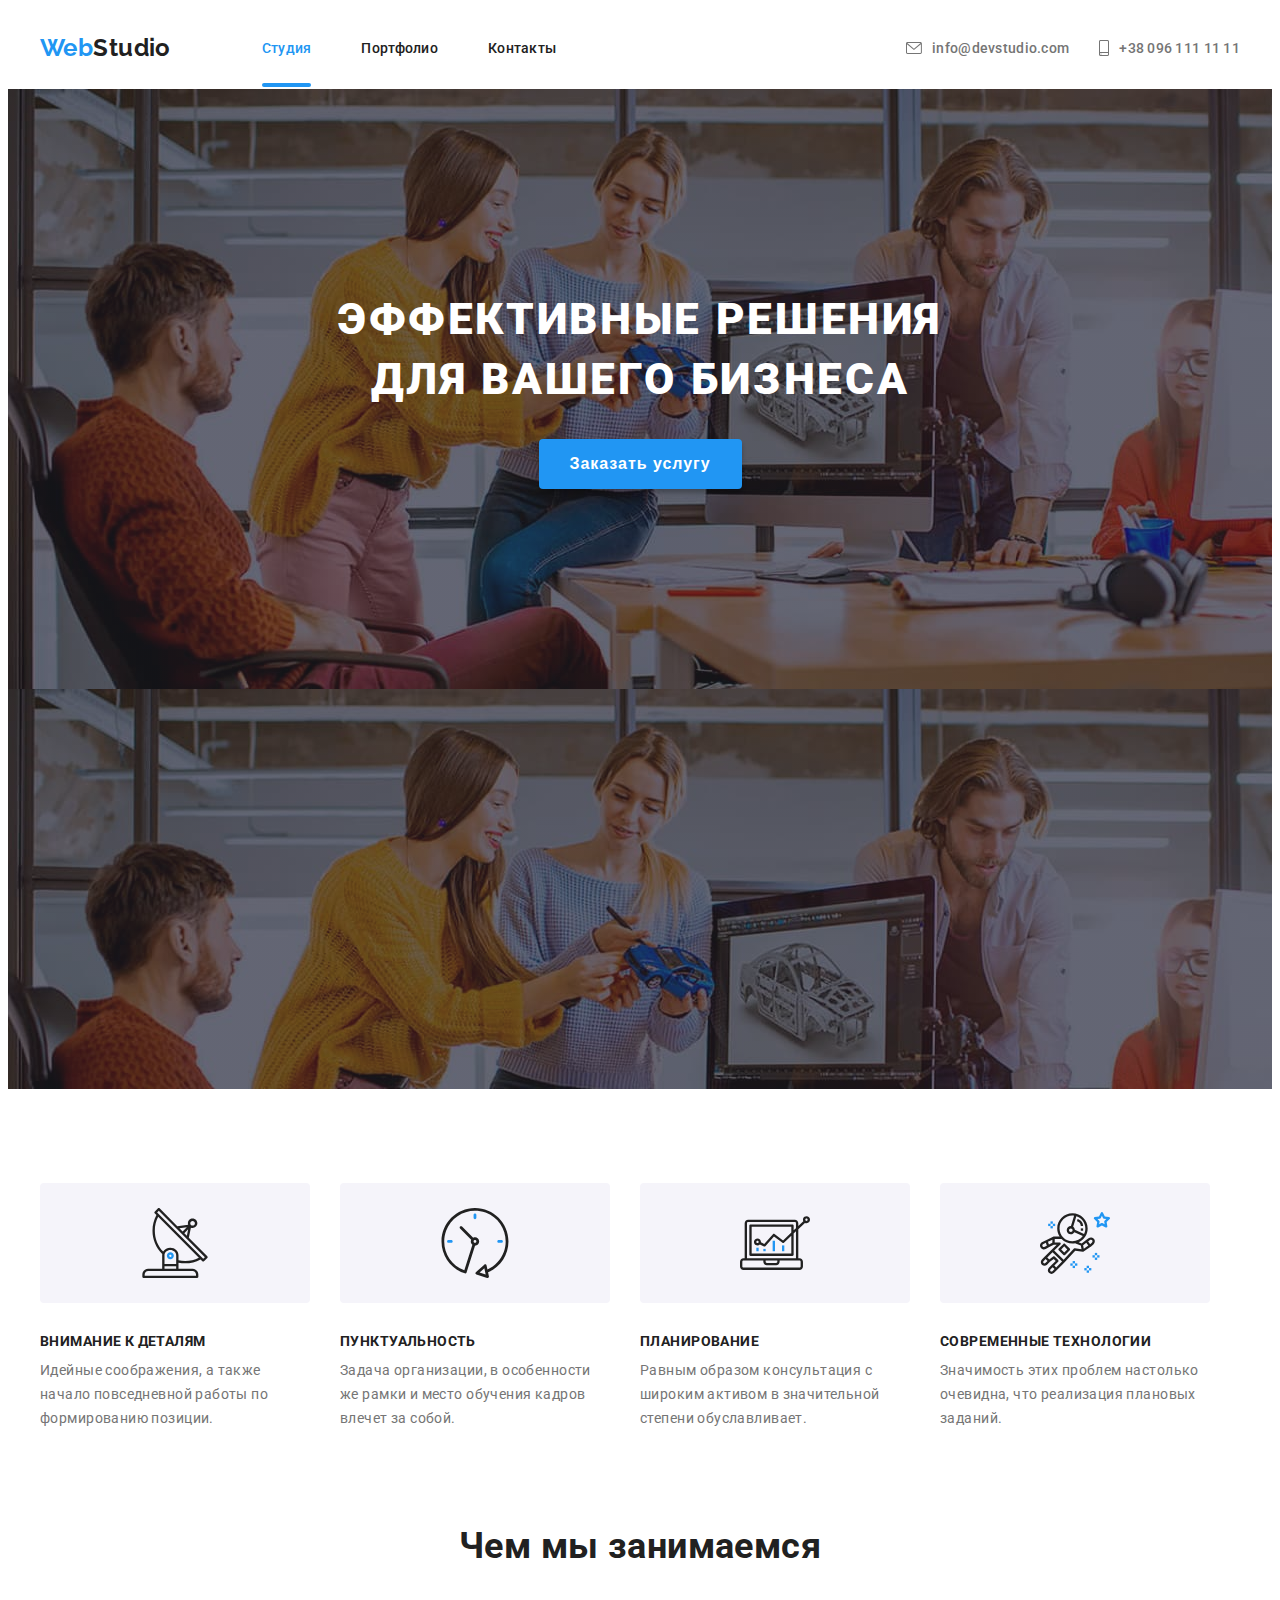
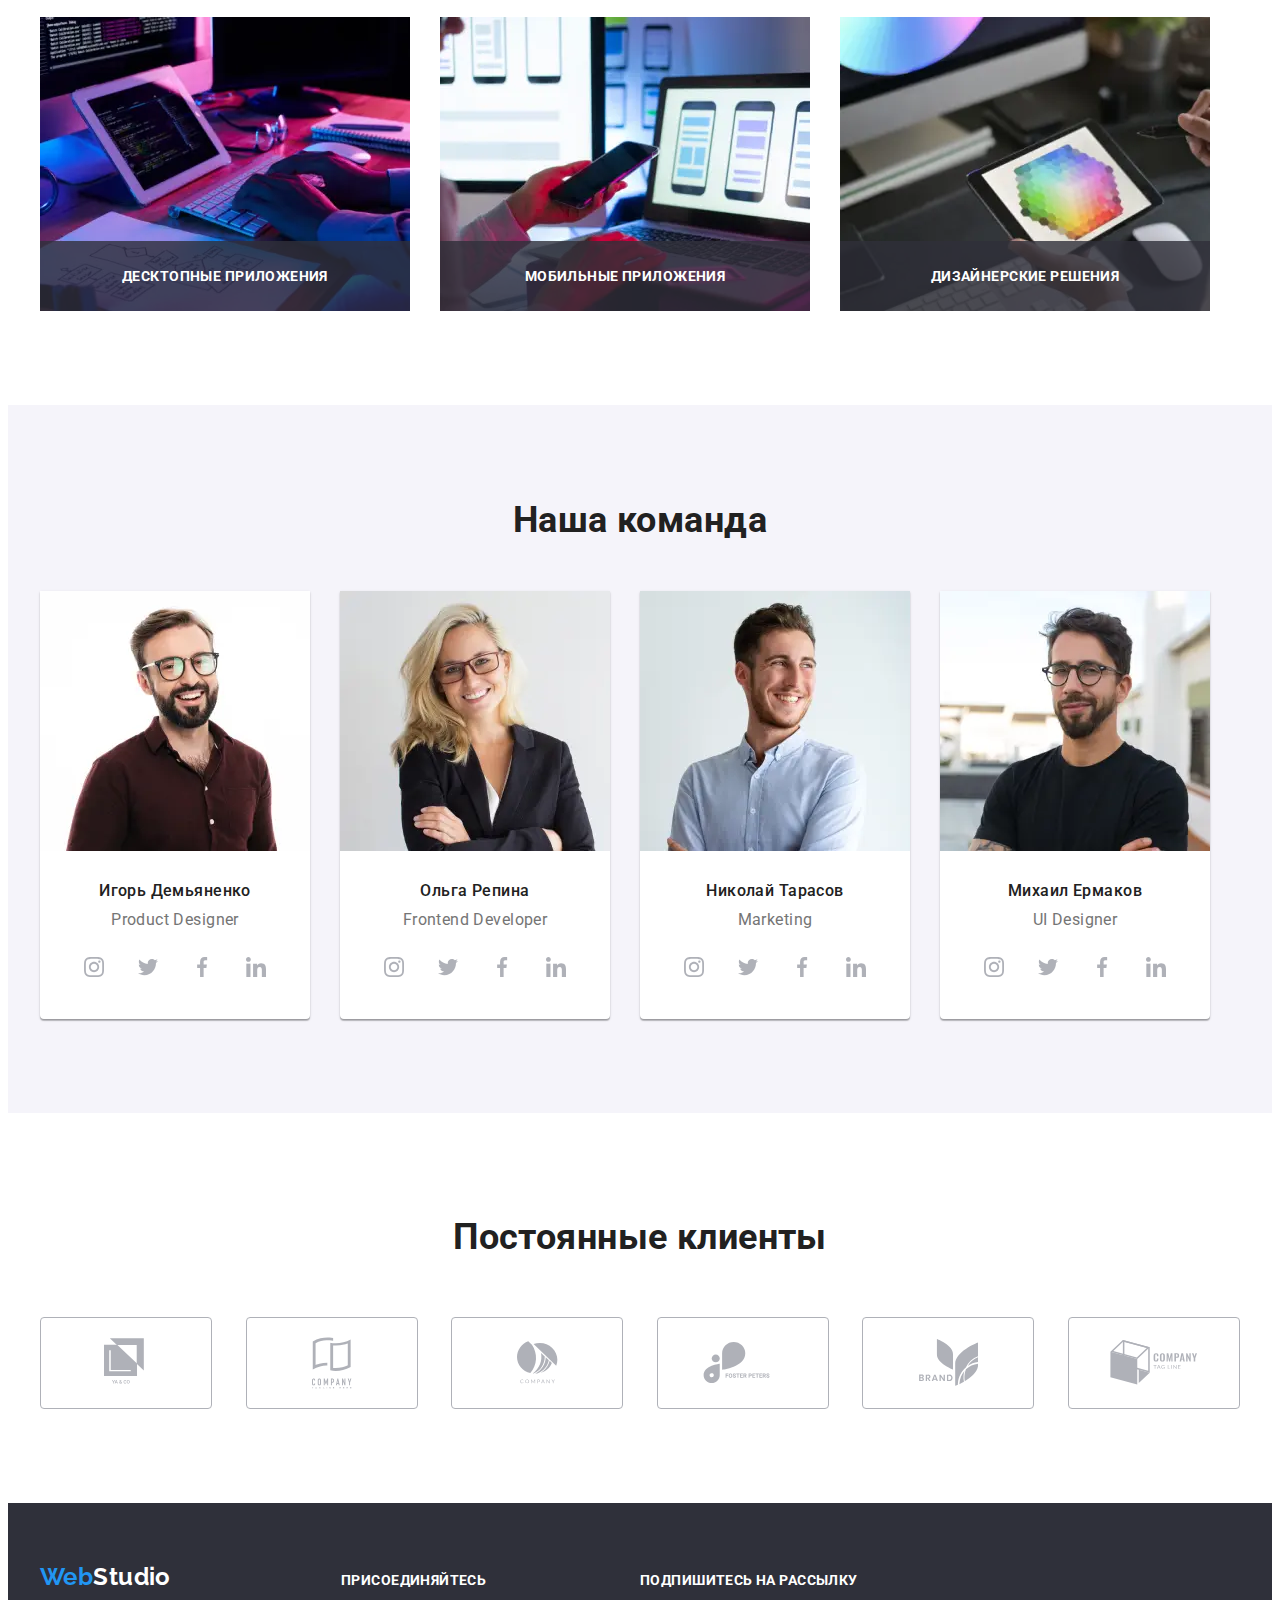
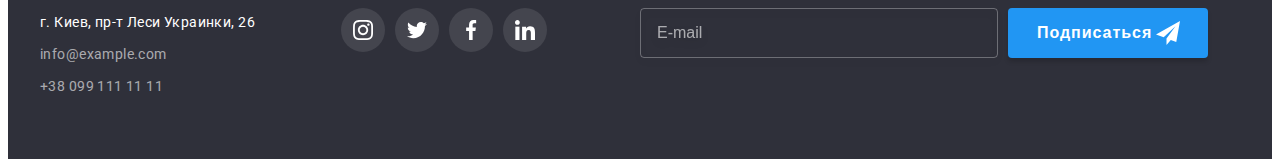
<file: index.html>
<!DOCTYPE html>
<html lang="ru">
<head>
    <meta charset="UTF-8">
    <meta name="viewport" content="width=device-width, initial-scale=1.0">
    <title>Студия</title>
    <link rel="stylesheet" href="https://cdnjs.cloudflare.com/ajax/libs/modern-normalize/1.0.0/modern-normalize.css"
        integrity="sha512-Zx6MlUMKSVJoQ+83OwhdILe8cSEsCzfqThJd7J/VA2UrK6Ctj85p+xzqfyuNXE5B1k25uUdmJ2OzItbBy9GHAQ=="
        crossorigin="anonymous" />
    <link rel="preconnect" href="https://fonts.gstatic.com">
    <link href="https://fonts.googleapis.com/css2?family=Raleway:wght@700&family=Roboto:wght@400;500;700;900&display=swap"
            rel="stylesheet">
    <link rel="stylesheet" href="./css/main.min.css">
</head>
<body>
    <header class="page-header">
        <div class="container">
            <nav>
                <a class="logo" lang="en" href="./index.html"><span class="logo-accent">Web</span>Studio</a>
                <ul class="nav-list">
                    <li class="nav-list-item">
                        <a class="nav-link current" href="./index.html">Студия</a>
                    </li>
                    <li class="nav-list-item">
                        <a class="nav-link" href="./portfolio.html">Портфолио</a>
                    </li>
                    <li class="nav-list-item">
                        <a class="nav-link" href="#">Контакты</a>
                    </li>
                </ul>
            </nav>
            <button class="burger-btn" type="button" data-menu-button>
                <svg class="burger-icon">
                    <use href="./images/sprite.svg#icon-burger"></use>
                </svg>
            </button>
            <address>
                <ul class="address-list">
                    <li class="address-list-item">
                        <a class="nav-link address-link" href="mailto:info@devstudio.com">
                            <svg class="address-link-logo mail">
                                <use href="./images/sprite.svg#icon-envelope"></use>
                            </svg>
                            info@devstudio.com
                        </a>
                    </li>
                    <li class="address-list-item">
                        <a class="nav-link address-link" href="tel:+380961111111">
                            <svg class="address-link-logo phone">
                                <use href="./images/sprite.svg#icon-smartphone"></use>
                            </svg>
                            +38 096 111 11 11
                        </a>
                    </li>
                </ul>
            </address>
            <div class="mobile-menu" data-menu>
                <button class="mobile-close-button" type="button" data-menu-close>
                    <svg class="mobile-close-icon">
                        <use href="./images/sprite.svg#icon-close"></use>
                    </svg>
                </button>
                <div class="mobile-menu-top">
                    <ul class="mobile-nav-list">
                        <li class="mobile-nav-list-item">
                            <a class="mobile-nav-link current" href="./index.html">Студия</a>
                        </li>
                        <li class="mobile-nav-list-item">
                            <a class="mobile-nav-link" href="./portfolio.html">Портфолио</a>
                        </li>
                        <li class="mobile-nav-list-item">
                            <a class="mobile-nav-link" href="#">Контакты</a>
                        </li>
                    </ul>
                </div>
                <div class="mobile-menu-bottom">
                    <ul class="mobile-address-list">
                        <li class="mobile-address-list-item">
                            <a class="mobile-tel-link" href="tel:+380961111111">+38 096 111 11 11</a>
                        </li>
                        <li class="mobile-address-list-item">
                            <a class="mobile-mail-link" href="mailto:info@devstudio.com">info@devstudio.com</a>
                        </li>
                    </ul>
                    <ul class="mobile-menu-social-list">
                        <li class="mobile-menu-social-list-item">
                            <a href="" class="mobile-menu-social-link">Instagram</a>
                        </li>
                        <li class="mobile-menu-social-list-item">
                            <a href="" class="mobile-menu-social-link">Twitter</a>
                        </li>
                        <li class="mobile-menu-social-list-item">
                            <a href="" class="mobile-menu-social-link">Facebook</a>
                        </li>
                        <li class="mobile-menu-social-list-item">
                            <a href="" class="mobile-menu-social-link">LinkedIn</a>
                        </li>
                    </ul>
                </div>
            </div>
        </div>
    </header>
    <main>
    <!-- Hero -->
    <section class="hero">
        <h1 class="main-title">Эффективные решения<br>для вашего бизнеса</h1>
        <button class="hero-button" type="button" data-modal-open>Заказать услугу</button>
    </section>  
    <!-- About us -->
    <section class="about-us">
        <!-- Our advantages -->
        <div class="container">
            <h2 class="visually-hidden">Наши преимущества</h2>
            <ul class="advantages-list">
                <li class="advantages-list-item">
                    <div class="advantages-logo-container">
                        <svg class="advantages-list-img">
                            <use href="./images/sprite.svg#icon-antenna"></use>
                        </svg>    
                    </div>
                    <h3 class="advantages-title">Внимание к деталям</h3>
                    <p class="advantages-text">Идейные соображения, а также начало повседневной работы по формированию позиции.</p>
                </li>
                <li class="advantages-list-item">
                    <div class="advantages-logo-container">
                        <svg class="advantages-list-img">
                            <use href="./images/sprite.svg#icon-clock"></use>
                        </svg>    
                    </div>                    
                    <h3 class="advantages-title">Пунктуальность</h3>
                    <p class="advantages-text">Задача организации, в особенности же рамки и место обучения кадров влечет за собой.
                    </p>
                </li>
                <li class="advantages-list-item">
                    <div class="advantages-logo-container">
                        <svg class="advantages-list-img">
                            <use href="./images/sprite.svg#icon-diagram"></use>
                        </svg>    
                    </div>                    
                    <h3 class="advantages-title">Планирование</h3>
                    <p class="advantages-text">Равным образом консультация с широким активом в значительной степени обуславливает.
                    </p>
                </li>
                <li class="advantages-list-item">
                    <div class="advantages-logo-container">
                        <svg class="advantages-list-img">
                            <use href="./images/sprite.svg#icon-astronaut"></use>
                        </svg>    
                    </div>                    
                    <h3 class="advantages-title">Современные технологии</h3>
                    <p class="advantages-text">Значимость этих проблем настолько очевидна, что реализация плановых заданий.</p>
                </li>
            </ul>
        </div>
    </section>
    <!-- What we do -->
    <section class="about-us what-we-do">
        <div class="container">
            <h2 class="work-title">Чем мы занимаемся</h2>
            <ul class="work-list list">
                <li class="work-list-item">
                    <div class="work-img-thumb">
                        <picture>
                            <source srcset="./images/what-we-do/image1.webp 1x, ./images/what-we-do/image1@2x.webp 2x"
                                media="(min-width: 1200px)" type="image/webp">
                            <source srcset="./images/what-we-do/image1.jpg 1x, ./images/what-we-do/image1@2x.jpg 2x"
                                media="(min-width: 1200px)">
                            <img src="./images/what-we-do/image1.jpg" alt="разработчик набирает код">
                        </picture>                        
                        <p class="work-img-text">Десктопные приложения</p>
                    </div>
                </li>
                <li class="work-list-item">
                    <div class="work-img-thumb">
                        <picture>
                            <source srcset="./images/what-we-do/image2.webp 1x, ./images/what-we-do/image2@2x.webp 2x"
                                media="(min-width: 1200px)" type="image/webp">
                            <source srcset="./images/what-we-do/image2.jpg 1x, ./images/what-we-do/image2@2x.jpg 2x"
                                media="(min-width: 1200px)">
                            <img src="./images/what-we-do/image2.jpg" alt="разработчик проверяет мобильную версию сайта">
                        </picture>                        
                        <p class="work-img-text">Мобильные приложения</p>
                    </div>
                </li>
                <li class="work-list-item">
                    <div class="work-img-thumb">
                        <picture>
                            <source srcset="./images/what-we-do/image3.webp 1x, ./images/what-we-do/image3@2x.webp 2x"
                                media="(min-width: 1200px)" type="image/webp">
                            <source srcset="./images/what-we-do/image3.jpg 1x, ./images/what-we-do/image3@2x.jpg 2x"
                                media="(min-width: 1200px)">
                            <img src="./images/what-we-do/image3.jpg" alt="дизайнер работает с цветом">
                        </picture>                        
                        <p class="work-img-text">Дизайнерские решения</p>
                    </div>
                </li>
            </ul>
        </div>
    </section>
    <!-- Our team -->
    <section class="team">
        <div class="container">
            <h2 class="team-title">Наша команда</h2>
            <ul class="team-list">
                <li class="team-list-item">
                    <picture>
                        <source srcset="./images/our-team/ihor-desktop.webp 1x, ./images/our-team/ihor-desktop@2x.webp 2x"
                            media="(min-width: 1200px)" type="image/webp">
                        <source srcset="./images/our-team/ihor-desktop.jpg 1x, ./images/our-team/ihor-desktop@2x.jpg 2x"
                            media="(min-width: 1200px)">

                        <source srcset="./images/our-team/ihor-tablet.webp 1x, ./images/our-team/ihor-tablet@2x.webp 2x"
                            media="(min-width: 768px)" type="image/webp">
                        <source srcset="./images/our-team/ihor-tablet.jpg 1x, ./images/our-team/ihor-tablet@2x.jpg 2x"
                            media="(min-width: 768px)">

                        <source srcset="./images/our-team/ihor-mobile.webp 1x, ./images/our-team/ihor-mobile@2x.webp 2x"
                            media="(min-width: 320px)" type="image/webp">
                        <source srcset="./images/our-team/ihor-mobile.jpg 1x, ./images/our-team/ihor-mobile@2x.jpg 2x"
                            media="(min-width: 320px)">
                        <img src="./images/our-team/ihor-mobile.jpg" alt="Игорь Демьяненко">
                    </picture>
                    
                    <div class="card-description">
                        <h3 class="employee-name">Игорь Демьяненко</h3>
                        <p class="employee-position" lang="en">Product Designer</p>
                        <ul class="social-list">
                            <li class="social-list-item">
                                <a href="#" class="social-list-link">
                                    <svg class="social-list-icon">
                                        <use href="./images/sprite.svg#icon-instagram"></use>
                                    </svg>
                                </a>
                            </li>
                            <li class="social-list-item">
                                <a href="#" class="social-list-link">
                                    <svg class="social-list-icon">
                                        <use href="./images/sprite.svg#icon-twitter"></use>
                                    </svg>
                                </a>
                            </li>
                            <li class="social-list-item">
                                <a href="#" class="social-list-link">
                                    <svg class="social-list-icon">
                                        <use href="./images/sprite.svg#icon-facebook"></use>
                                    </svg>
                                </a>
                            </li>
                            <li class="social-list-item">
                                <a href="#" class="social-list-link">
                                    <svg class="social-list-icon">
                                        <use href="./images/sprite.svg#icon-linkedin"></use>
                                    </svg>
                                </a>
                            </li>
                        </ul>
                    </div>
                </li>
                <li class="team-list-item">
                    <picture>
                        <source srcset="./images/our-team/olga-desktop.webp 1x, ./images/our-team/olga-desktop@2x.webp 2x"
                            media="(min-width: 1200px)" type="image/webp">
                        <source srcset="./images/our-team/olga-desktop.jpg 1x, ./images/our-team/olga-desktop@2x.jpg 2x"
                            media="(min-width: 1200px)">
                        
                        <source srcset="./images/our-team/olga-tablet.webp 1x, ./images/our-team/olga-tablet@2x.webp 2x"
                            media="(min-width: 768px)" type="image/webp">
                        <source srcset="./images/our-team/olga-tablet.jpg 1x, ./images/our-team/olga-tablet@2x.jpg 2x"
                            media="(min-width: 768px)">
                        
                        <source srcset="./images/our-team/olga-mobile.webp 1x, ./images/our-team/olga-mobile@2x.webp 2x"
                            media="(min-width: 320px)" type="image/webp">
                        <source srcset="./images/our-team/olga-mobile.jpg 1x, ./images/our-team/olga-mobile@2x.jpg 2x"
                            media="(min-width: 320px)">
                        <img src="./images/our-team/olga-mobile.jpg" alt="Ольга Репина">
                    </picture>
                    
                    <div class="card-description">
                    <h3 class="employee-name">Ольга Репина</h3>
                    <p class="employee-position" lang="en">Frontend Developer</p>
                    <ul class="social-list">
                        <li class="social-list-item">
                            <a href="#" class="social-list-link">
                                <svg class="social-list-icon">
                                    <use href="./images/sprite.svg#icon-instagram"></use>
                                </svg>
                            </a>
                        </li>
                        <li class="social-list-item">
                            <a href="#" class="social-list-link">
                                <svg class="social-list-icon">
                                    <use href="./images/sprite.svg#icon-twitter"></use>
                                </svg>
                            </a>
                        </li>
                        <li class="social-list-item">
                            <a href="#" class="social-list-link">
                                <svg class="social-list-icon">
                                    <use href="./images/sprite.svg#icon-facebook"></use>
                                </svg>
                            </a>
                        </li>
                        <li class="social-list-item">
                            <a href="#" class="social-list-link">
                                <svg class="social-list-icon">
                                    <use href="./images/sprite.svg#icon-linkedin"></use>
                                </svg>
                            </a>
                        </li>
                    </ul>
                    </div>
                </li>
                <li class="team-list-item">
                    <picture>
                        <source srcset="./images/our-team/nikolai-desktop.webp 1x, ./images/our-team/nikolai-desktop@2x.webp 2x"
                        media="(min-width: 1200px)" type="image/webp">
                        <source srcset="./images/our-team/nikolai-desktop.jpg 1x, ./images/our-team/nikolai-desktop@2x.jpg 2x"
                            media="(min-width: 1200px)">
                        
                        <source srcset="./images/our-team/nikolai-tablet.webp 1x, ./images/our-team/nikolai-tablet@2x.webp 2x"
                            media="(min-width: 768px)" type="image/webp">
                        <source srcset="./images/our-team/nikolai-tablet.jpg 1x, ./images/our-team/nikolai-tablet@2x.jpg 2x"
                            media="(min-width: 768px)">
                        
                        <source srcset="./images/our-team/nikolai-mobile.webp 1x, ./images/our-team/nikolai-mobile@2x.webp 2x"
                            media="(min-width: 320px)" type="image/webp">
                        <source srcset="./images/our-team/nikolai-mobile.jpg 1x, ./images/our-team/nikolai-mobile@2x.jpg 2x"
                            media="(min-width: 320px)">
                        <img src="./images/our-team/nikolai-mobile.jpg" alt="Николай Тарасов">
                    </picture>
                    
                    <div class="card-description">
                       <h3 class="employee-name">Николай Тарасов</h3>
                    <p class="employee-position" lang="en">Marketing</p>
                    <ul class="social-list">
                        <li class="social-list-item">
                            <a href="#" class="social-list-link">
                                <svg class="social-list-icon">
                                    <use href="./images/sprite.svg#icon-instagram"></use>
                                </svg>
                            </a>
                        </li>
                        <li class="social-list-item">
                            <a href="#" class="social-list-link">
                                <svg class="social-list-icon">
                                    <use href="./images/sprite.svg#icon-twitter"></use>
                                </svg>
                            </a>
                        </li>
                        <li class="social-list-item">
                            <a href="#" class="social-list-link">
                                <svg class="social-list-icon">
                                    <use href="./images/sprite.svg#icon-facebook"></use>
                                </svg>
                            </a>
                        </li>
                        <li class="social-list-item">
                            <a href="#" class="social-list-link">
                                <svg class="social-list-icon">
                                    <use href="./images/sprite.svg#icon-linkedin"></use>
                                </svg>
                            </a>
                        </li>
                    </ul>
                    </div>
                </li>
                <li class="team-list-item">
                    <picture>
                        <source srcset="./images/our-team/mikhail-desktop.webp 1x, ./images/our-team/mikhail-desktop@2x.webp 2x"
                            media="(min-width: 1200px)" type="image/webp">
                        <source srcset="./images/our-team/mikhail-desktop.jpg 1x, ./images/our-team/mikhail-desktop@2x.jpg 2x"
                            media="(min-width: 1200px)">
                        
                        <source srcset="./images/our-team/mikhail-tablet.webp 1x, ./images/our-team/mikhail-tablet@2x.webp 2x"
                            media="(min-width: 768px)" type="image/webp">
                        <source srcset="./images/our-team/mikhail-tablet.jpg 1x, ./images/our-team/mikhail-tablet@2x.jpg 2x"
                            media="(min-width: 768px)">
                        
                        <source srcset="./images/our-team/mikhail-mobile.webp 1x, ./images/our-team/mikhail-mobile@2x.webp 2x"
                            media="(min-width: 320px)" type="image/webp">
                        <source srcset="./images/our-team/mikhail-mobile.jpg 1x, ./images/our-team/mikhail-mobile@2x.jpg 2x"
                            media="(min-width: 320px)">
                        <img src="./images/our-team/mikhail-mobile.jpg" alt="Михаил Ермаков">
                    </picture>
                    <div class="card-description">
                    <h3 class="employee-name">Михаил Ермаков</h3>
                    <p class="employee-position" lang="en">UI Designer</p>
                    <ul class="social-list">
                        <li class="social-list-item">
                            <a href="#" class="social-list-link">
                                <svg class="social-list-icon">
                                    <use href="./images/sprite.svg#icon-instagram"></use>
                                </svg>
                            </a>
                        </li>
                        <li class="social-list-item">
                            <a href="#" class="social-list-link">
                                <svg class="social-list-icon">
                                    <use href="./images/sprite.svg#icon-twitter"></use>
                                </svg>
                            </a>
                        </li>
                        <li class="social-list-item">
                            <a href="#" class="social-list-link">
                                <svg class="social-list-icon">
                                    <use href="./images/sprite.svg#icon-facebook"></use>
                                </svg>
                            </a>
                        </li>
                        <li class="social-list-item">
                            <a href="#" class="social-list-link">
                                <svg class="social-list-icon">
                                    <use href="./images/sprite.svg#icon-linkedin"></use>
                                </svg>
                            </a>
                        </li>
                    </ul>
                    </div>
                </li>
            </ul>
        </div>
    </section>
    <!-- Clients -->
    <section class="clients">
        <div class="container">
            <h2 class="clients-title">Постоянные клиенты</h2>
            <ul class="clients-list">
                <li class="clients-list-item">
                    <a href="" class="clients-list-link">
                        <svg class="clients-list-logo">
                            <use href="./images/sprite.svg#icon-logo1"></use>
                        </svg>
                    </a>
                </li>
                <li class="clients-list-item">
                    <a href="" class="clients-list-link">
                        <svg class="clients-list-logo">
                            <use href="./images/sprite.svg#icon-logo2"></use>
                        </svg>
                    </a>
                </li>
                <li class="clients-list-item">
                    <a href="" class="clients-list-link">
                        <svg class="clients-list-logo">
                            <use href="./images/sprite.svg#icon-logo3"></use>
                        </svg>
                    </a>
                </li>
                <li class="clients-list-item">
                    <a href="" class="clients-list-link">
                        <svg class="clients-list-logo">
                            <use href="./images/sprite.svg#icon-logo4"></use>
                        </svg>
                    </a>
                </li>
                <li class="clients-list-item">
                    <a href="" class="clients-list-link">
                        <svg class="clients-list-logo">
                            <use href="./images/sprite.svg#icon-logo5"></use>
                        </svg>
                    </a>
                </li>
                <li class="clients-list-item">
                    <a href="" class="clients-list-link">
                        <svg class="clients-list-logo">
                            <use href="./images/sprite.svg#icon-logo6"></use>
                        </svg>
                    </a>
                </li>
            </ul>
        </div>
        
    </section>
    </main>
    <footer class="footer">
        <div class="container basement">
            <div class="footer-left-side">
                <a class="logo footer-logo" lang="en" href="./index.html"><span class="logo-accent">Web</span>Studio</a>
                <address>
                    <ul class="footer-list">
                        <li class="footer-list-item">
                            <a class="adress" target="_blank" href="https://goo.gl/maps/vDdAabAvZwRys1mK9">г. Киев, пр-т Леси Украинки,
                                26</a>
                        </li>
                        <li class="footer-list-item">
                            <a class="footer-link" href="mailto:info@example.com">info@example.com</a>
                        </li>
                        <li class="footer-list-item">
                            <a class="footer-link" href="tel:+380991111111">+38 099 111 11 11</a>
                        </li>
                    </ul>
                </address>
            </div>
            <div class="footer-center">
                <p class="footer-text">Присоединяйтесь</p>
                <ul class="social-list footer-center-list">
                    <li class="social-list-item footer-center-list-item">
                        <a href="" class="social-list-link footer-center-link">
                            <svg class="social-list-icon  footer-center-icon">
                                <use href="./images/sprite.svg#icon-instagram"></use>
                            </svg>
                        </a>
                    </li>
                    <li class="social-list-item footer-center-list-item">
                        <a href="" class="social-list-link footer-center-link">
                            <svg class="social-list-icon footer-center-icon">
                                <use href="./images/sprite.svg#icon-twitter"></use>
                            </svg>
                        </a>
                    </li>
                    <li class="social-list-item footer-center-list-item">
                        <a href="" class="social-list-link footer-center-link">
                            <svg class="social-list-icon footer-center-icon">
                                <use href="./images/sprite.svg#icon-facebook"></use>
                            </svg>
                        </a>
                    </li>
                    <li class="social-list-item footer-center-list-item">
                        <a href="" class="social-list-link footer-center-link">
                            <svg class="social-list-icon footer-center-icon">
                                <use href="./images/sprite.svg#icon-linkedin"></use>
                            </svg>
                        </a>
                    </li>
                </ul>
            </div>
            <div class="footer-right-side">
                <p class="footer-text">Подпишитесь на рассылку</p>
                <form class="footer-form">
                    <input type="email" name="user-email" class="footer-input" placeholder="E-mail">
                    <button type="submit" class="footer-button">Подписаться
                        <svg class="footer-button-icon">
                            <use href="./images/sprite.svg#icon-send"></use>
                        </svg>
                    </button>
                </form>
            </div>
        </div>
    </footer>

    <!-- modal -->
    <div class="backdrop is-hidden" data-modal>
        <div class="modal">
            <button type="button" class="modal-close-button" data-modal-close>
                <svg class="modal-close-icon">
                    <use href="./images/sprite.svg#icon-close"></use>
                </svg>
            </button>
            <p class="modal-form-text">Оставьте свои данные, мы вам перезвоним</p>
            <form class="modal-form">
                <label class="modal-form-label">Имя</label>
                <span class="modal-input-wrapper">
                    <input type="text" name="user-name" class="modal-form-input">
                    <svg class="modal-input-icon">
                        <use href="./images/sprite.svg#icon-person"></use>
                    </svg>
                </span>
                

                <label class="modal-form-label">Телефон</label>
                <span class="modal-input-wrapper">
                    <input type="tel" name="user-phone" class="modal-form-input">
                    <svg class="modal-input-icon">
                        <use href="./images/sprite.svg#icon-phone"></use>
                    </svg>
                </span>
                

                <label class="modal-form-label">Почта</label>
                <span class="modal-input-wrapper">
                    <input type="email" name="user-email" class="modal-form-input">
                    <svg class="modal-input-icon">
                        <use href="./images/sprite.svg#icon-envelope2"></use>
                    </svg>
                </span>
                
                
                <label class="modal-form-label">Комментарий</label>
                <textarea name="user-message" id="" class="modal-form-message" placeholder="Введите текст"></textarea>

                <input id="policy-check" type="checkbox" name="user-policy" class="modal-form-policy visually-hidden">
                <label for="policy-check" class="modal-form-policy-label">Соглашаюсь с рассылкой и принимаю&nbsp;<a href="#"
                           target="_blank" class="policy-link">Условия договора</a></label>
                
                

                <button type="submit" class="modal-form-button">Отправить</button>
            </form>
        </div>
    </div>
    

    <script src="./js/modal.js"></script>
    <script src="./js/mobile-menu.js"></script>
</body>
</html>
</file>
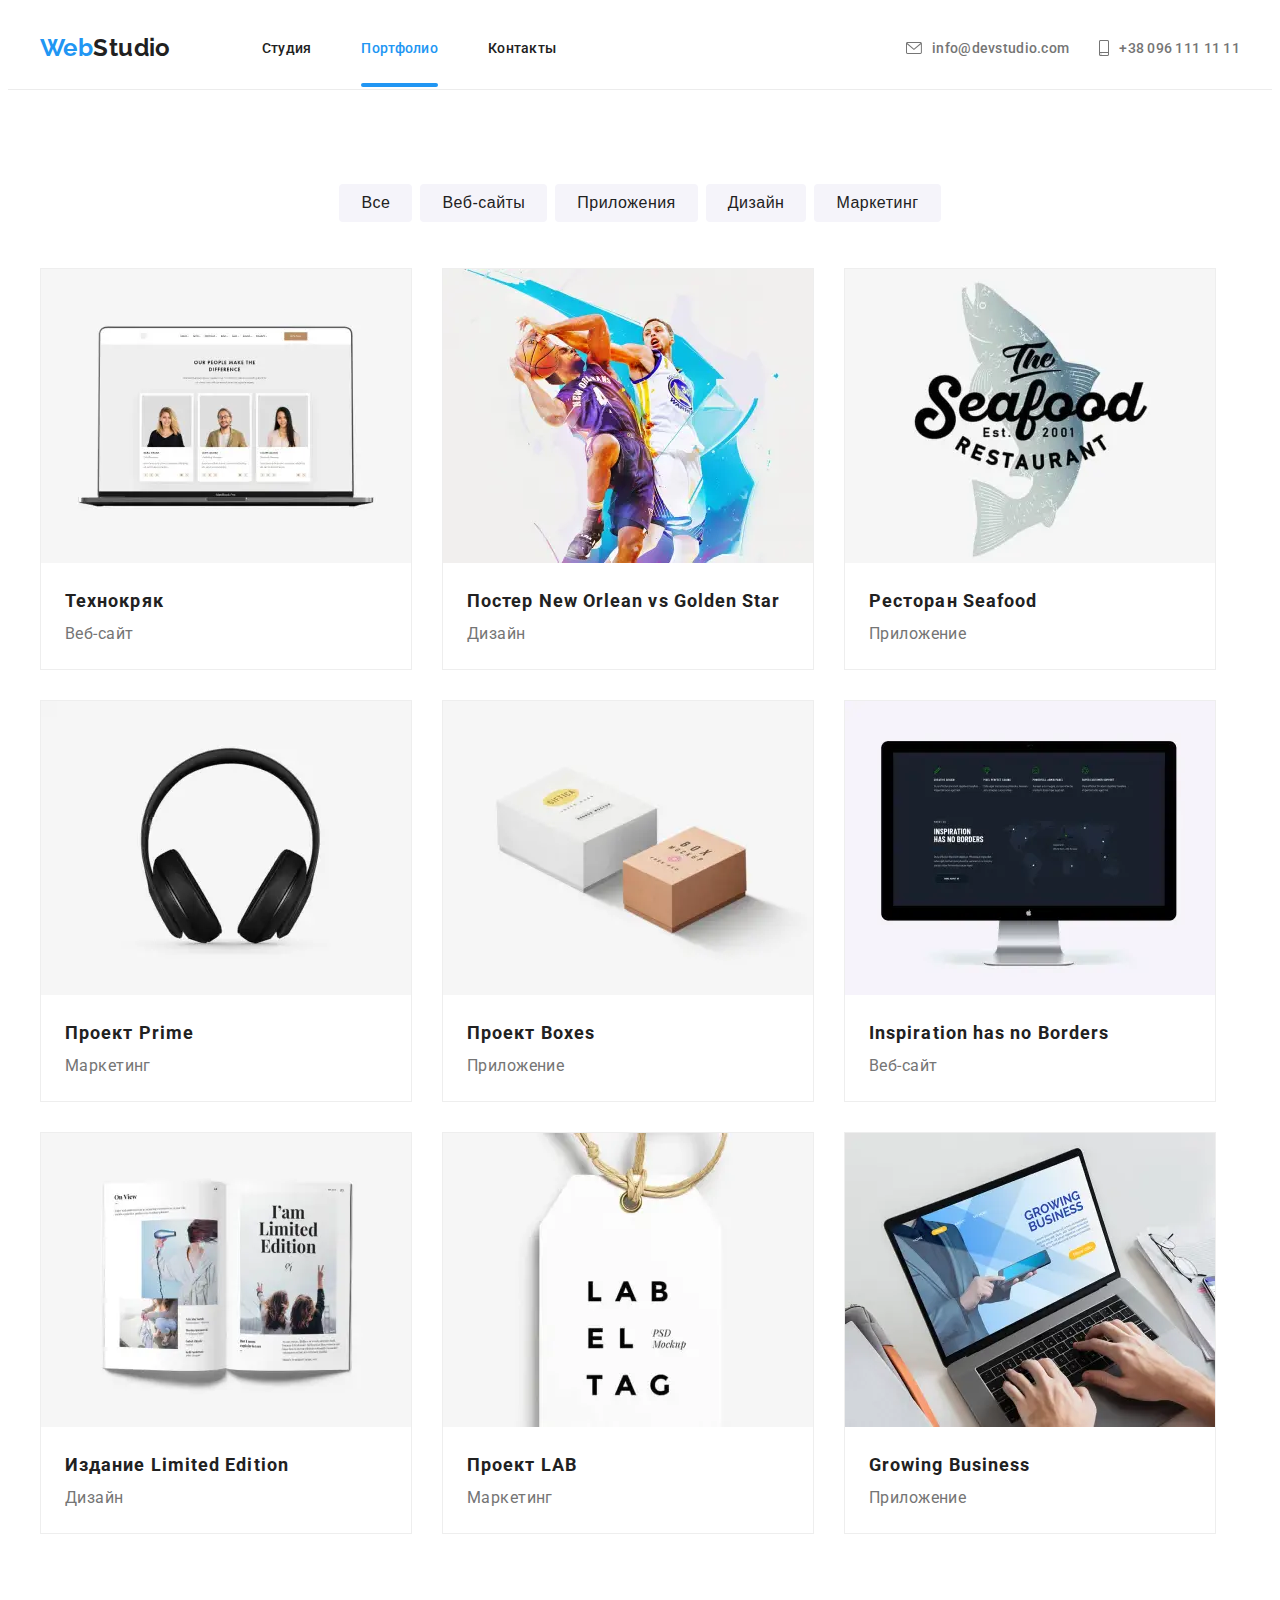
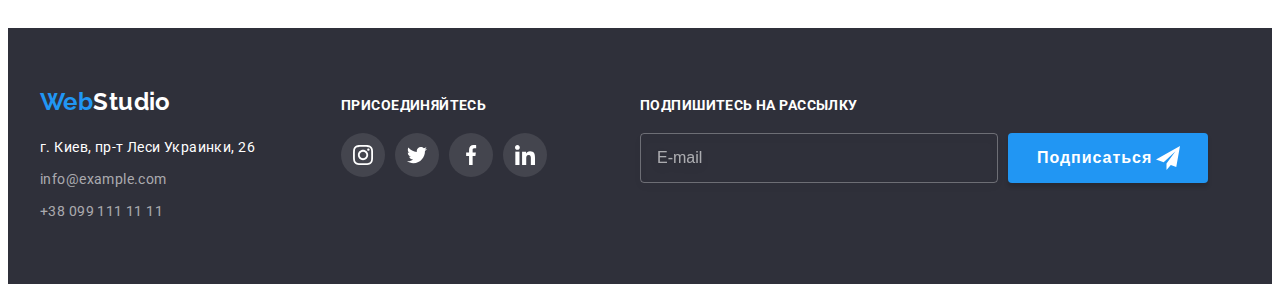
<file: portfolio.html>
<!DOCTYPE html>
<html lang="">
<head>
    <meta charset="UTF-8">
    <meta name="viewport" content="width=device-width, initial-scale=1.0">
    <title>Портфолио</title>
    <link rel="stylesheet" href="https://cdnjs.cloudflare.com/ajax/libs/modern-normalize/1.0.0/modern-normalize.css"
        integrity="sha512-Zx6MlUMKSVJoQ+83OwhdILe8cSEsCzfqThJd7J/VA2UrK6Ctj85p+xzqfyuNXE5B1k25uUdmJ2OzItbBy9GHAQ=="
        crossorigin="anonymous" />
    <link rel="preconnect" href="https://fonts.gstatic.com">
    <link href="https://fonts.googleapis.com/css2?family=Raleway:wght@700&family=Roboto:wght@400;500;700&display=swap"
        rel="stylesheet">
    <link rel="stylesheet" href="./css/main.min.css">
</head>
<body>
    <header class="portfolio-header page-header">
        <div class="container">
            <nav>
                <a class="logo" lang="en" href="./index.html"><span class="logo-accent">Web</span>Studio</a>
                <ul class="nav-list">
                    <li class="nav-list-item">
                        <a class="nav-link" href="./index.html">Студия</a>
                    </li>
                    <li class="nav-list-item">
                        <a class="nav-link  current" href="./portfolio.html">Портфолио</a>
                    </li>
                    <li class="nav-list-item">
                        <a class="nav-link" href="#">Контакты</a>
                    </li>
                </ul>
            </nav>
            <button class="burger-btn" type="button" data-menu-button>
                <svg class="burger-icon">
                    <use href="./images/sprite.svg#icon-burger"></use>
                </svg>
            </button>
            <address>
                <ul class="address-list">
                    <li class="address-list-item">
                        <a class="nav-link address-link" href="mailto:info@devstudio.com">
                            <svg class="address-link-logo mail">
                                <use href="./images/sprite.svg#icon-envelope"></use>
                            </svg>
                            info@devstudio.com
                        </a>
                    </li>
                    <li class="address-list-item">
                        <a class="nav-link address-link" href="tel:+380961111111">
                            <svg class="address-link-logo phone">
                                <use href="./images/sprite.svg#icon-smartphone"></use>
                            </svg>
                            +38 096 111 11 11
                        </a>
                    </li>
                </ul>
            </address>
            <div class="mobile-menu" data-menu>
                <button class="mobile-close-button" type="button" data-menu-close>
                    <svg class="mobile-close-icon">
                        <use href="./images/sprite.svg#icon-close"></use>
                    </svg>
                </button>
                <div class="mobile-menu-top">
                    <ul class="mobile-nav-list">
                        <li class="mobile-nav-list-item">
                            <a class="mobile-nav-link" href="./index.html">Студия</a>
                        </li>
                        <li class="mobile-nav-list-item">
                            <a class="mobile-nav-link current" href="./portfolio.html">Портфолио</a>
                        </li>
                        <li class="mobile-nav-list-item">
                            <a class="mobile-nav-link" href="#">Контакты</a>
                        </li>
                    </ul>
                </div>                
                <div class="mobile-menu-bottom">
                    <ul class="mobile-address-list">
                        <li class="mobile-address-list-item">
                            <a class="mobile-tel-link" href="tel:+380961111111">+38 096 111 11 11</a>
                        </li>
                        <li class="mobile-address-list-item">
                            <a class="mobile-mail-link" href="mailto:info@devstudio.com">info@devstudio.com</a>
                        </li>
                    </ul>
                    <ul class="mobile-menu-social-list">
                        <li class="mobile-menu-social-list-item">
                            <a href="" class="mobile-menu-social-link">Instagram</a>
                        </li>
                        <li class="mobile-menu-social-list-item">
                            <a href="" class="mobile-menu-social-link">Twitter</a>
                        </li>
                        <li class="mobile-menu-social-list-item">
                            <a href="" class="mobile-menu-social-link">Facebook</a>
                        </li>
                        <li class="mobile-menu-social-list-item">
                            <a href="" class="mobile-menu-social-link">LinkedIn</a>
                        </li>
                    </ul>
                </div>                
            </div>
        </div>
    </header>
    <main>
        <h1 class="visually-hidden">Наши работы</h1>
        <section class="gallery">
            <div class="container">
                <ul class="buttons-list">
                    <li class="buttons-list-item">
                        <button class="gallery-button" type="button">Все</button>
                    </li>
                    <li class="buttons-list-item">
                        <button class="gallery-button" type="button">Веб-сайты</button>
                    </li>
                    <li class="buttons-list-item">
                        <button class="gallery-button" type="button">Приложения</button>
                    </li>
                    <li class="buttons-list-item">
                        <button class="gallery-button" type="button">Дизайн</button>
                    </li>
                    <li class="buttons-list-item">
                        <button class="gallery-button" type="button">Маркетинг</button>
                    </li>
                </ul>
                <ul class="gallery-list">
                    <li class="gallery-list-item">
                        <a href="" class="gallery-list-link">
                            <div class="gallery-list-img-wrapper">
                                <picture>
                                    <source srcset="./images/our-projects/image1-desktop.webp 1x, ./images/our-projects/image1-desktop@2x.webp 2x"
                                        media="(min-width: 1200px)" type="image/webp">
                                    <source srcset="./images/our-projects/image1-desktop.jpg 1x, ./images/our-projects/image1-desktop@2x.jpg 2x"
                                        media="(min-width: 1200px)">
                                
                                    <source srcset="./images/our-projects/image1-tablet.webp 1x, ./images/our-projects/image1-tablet@2x.webp 2x"
                                        media="(min-width: 768px)" type="image/webp">
                                    <source srcset="./images/our-projects/image1-tablet.jpg 1x, ./images/our-projects/image1-tablet@2x.jpg 2x"
                                        media="(min-width: 768px)">
                                
                                    <source srcset="./images/our-projects/image1-mobile.webp 1x, ./images/our-projects/image1-mobile@2x.webp 2x"
                                        media="(min-width: 320px)" type="image/webp">
                                    <source srcset="./images/our-projects/image1-mobile.jpg 1x, ./images/our-projects/image1-mobile@2x.jpg 2x"
                                        media="(min-width: 320px)">
                                    <img src="./images/our-projects/image1-mobile.jpg" alt="Внешний вид сайта на мониторе ноутбука">
                                </picture>                                
                                <p class="overlay">Технокряк это современная площадка распространения коронавируса. Компании используют эту платформу для цифрового
                                шпионажа и атак на защищённые сервера конкурентов.</p>
                            </div>
                            <div class="gallery-card-description">
                                    <h2 class="gallery-title">Технокряк</h2>
                                    <p class="gallery-description">Веб-сайт</p>
                            </div>
                        </a>  
                    </li>
                    <li class="gallery-list-item">
                        <a href="" class="gallery-list-link">
                            <div class="gallery-list-img-wrapper">
                                <picture>
                                    <source srcset="./images/our-projects/image2-desktop.webp 1x, ./images/our-projects/image2-desktop@2x.webp 2x"
                                        media="(min-width: 1200px)" type="image/webp">
                                    <source srcset="./images/our-projects/image2-desktop.jpg 1x, ./images/our-projects/image2-desktop@2x.jpg 2x"
                                        media="(min-width: 1200px)">
                                
                                    <source srcset="./images/our-projects/image2-tablet.webp 1x, ./images/our-projects/image2-tablet@2x.webp 2x"
                                        media="(min-width: 768px)" type="image/webp">
                                    <source srcset="./images/our-projects/image2-tablet.jpg 1x, ./images/our-projects/image2-tablet@2x.jpg 2x"
                                        media="(min-width: 768px)">
                                
                                    <source srcset="./images/our-projects/image2-mobile.webp 1x, ./images/our-projects/image2-mobile@2x.webp 2x"
                                        media="(min-width: 320px)" type="image/webp">
                                    <source srcset="./images/our-projects/image2-mobile.jpg 1x, ./images/our-projects/image2-mobile@2x.jpg 2x"
                                        media="(min-width: 320px)">
                                    <img src="./images/our-projects/image2-mobile.jpg" alt="Постер с двумя баскетболистами">
                                </picture>                                
                                <p class="overlay">Технокряк это современная площадка распространения коронавируса. Компании используют эту платформу для цифрового
                                шпионажа и атак на защищённые сервера конкурентов.</p>
                            </div>
                            <div class="gallery-card-description">
                                <h2 class="gallery-title">Постер <span lang="en">New Orlean vs Golden Star</span></h2>
                                <p class="gallery-description">Дизайн</p>
                            </div>
                        </a>
                    </li>
                    <li class="gallery-list-item">
                        <a href="" class="gallery-list-link">
                            <div class="gallery-list-img-wrapper">
                                <picture>
                                    <source srcset="./images/our-projects/image3-desktop.webp 1x, ./images/our-projects/image3-desktop@2x.webp 2x"
                                        media="(min-width: 1200px)" type="image/webp">
                                    <source srcset="./images/our-projects/image3-desktop.jpg 1x, ./images/our-projects/image3-desktop@2x.jpg 2x"
                                        media="(min-width: 1200px)">
                                
                                    <source srcset="./images/our-projects/image3-tablet.webp 1x, ./images/our-projects/image3-tablet@2x.webp 2x"
                                        media="(min-width: 768px)" type="image/webp">
                                    <source srcset="./images/our-projects/image3-tablet.jpg 1x, ./images/our-projects/image3-tablet@2x.jpg 2x"
                                        media="(min-width: 768px)">
                                
                                    <source srcset="./images/our-projects/image3-mobile.webp 1x, ./images/our-projects/image3-mobile@2x.webp 2x"
                                        media="(min-width: 320px)" type="image/webp">
                                    <source srcset="./images/our-projects/image3-mobile.jpg 1x, ./images/our-projects/image3-mobile@2x.jpg 2x"
                                        media="(min-width: 320px)">
                                    <img src="./images/our-projects/image3-mobile.jpg" alt="Логотип ресторана">
                                </picture>
                                <p class="overlay">Технокряк это современная площадка распространения коронавируса. Компании используют эту платформу для цифрового
                                шпионажа и атак на защищённые сервера конкурентов.</p>
                            </div>
                            <div class="gallery-card-description">
                                <h2 class="gallery-title">Ресторан <span lang="en">Seafood</span></h2>
                                <p class="gallery-description">Приложение</p>
                            </div>
                        </a>
                    </li>
                    <li class="gallery-list-item">
                        <a href="" class="gallery-list-link">
                            <div class="gallery-list-img-wrapper">
                                <picture>
                                    <source srcset="./images/our-projects/image4-desktop.webp 1x, ./images/our-projects/image4-desktop@2x.webp 2x"
                                        media="(min-width: 1200px)" type="image/webp">
                                    <source srcset="./images/our-projects/image4-desktop.jpg 1x, ./images/our-projects/image4-desktop@2x.jpg 2x"
                                        media="(min-width: 1200px)">
                                
                                    <source srcset="./images/our-projects/image4-tablet.webp 1x, ./images/our-projects/image4-tablet@2x.webp 2x"
                                        media="(min-width: 768px)" type="image/webp">
                                    <source srcset="./images/our-projects/image4-tablet.jpg 1x, ./images/our-projects/image4-tablet@2x.jpg 2x"
                                        media="(min-width: 768px)">
                                
                                    <source srcset="./images/our-projects/image4-mobile.webp 1x, ./images/our-projects/image4-mobile@2x.webp 2x"
                                        media="(min-width: 320px)" type="image/webp">
                                    <source srcset="./images/our-projects/image4-mobile.jpg 1x, ./images/our-projects/image4-mobile@2x.jpg 2x"
                                        media="(min-width: 320px)">
                                    <img src="./images/our-projects/image4-mobile.jpg" alt="Наушники">
                                </picture>                                
                                <p class="overlay">Технокряк это современная площадка распространения коронавируса. Компании используют эту платформу для цифрового
                                шпионажа и атак на защищённые сервера конкурентов.</p>
                            </div>
                            <div class="gallery-card-description">
                                <h2 class="gallery-title">Проект <span lang="en">Prime</span></h2>
                                <p class="gallery-description">Маркетинг</p>
                            </div>
                        </a>
                    </li>
                    <li class="gallery-list-item">
                        <a href="" class="gallery-list-link">
                            <div class="gallery-list-img-wrapper">
                                <picture>
                                    <source srcset="./images/our-projects/image5-desktop.webp 1x, ./images/our-projects/image5-desktop@2x.webp 2x"
                                        media="(min-width: 1200px)" type="image/webp">
                                    <source srcset="./images/our-projects/image5-desktop.jpg 1x, ./images/our-projects/image5-desktop@2x.jpg 2x"
                                        media="(min-width: 1200px)">
                                
                                    <source srcset="./images/our-projects/image5-tablet.webp 1x, ./images/our-projects/image5-tablet@2x.webp 2x"
                                        media="(min-width: 768px)" type="image/webp">
                                    <source srcset="./images/our-projects/image5-tablet.jpg 1x, ./images/our-projects/image5-tablet@2x.jpg 2x"
                                        media="(min-width: 768px)">
                                
                                    <source srcset="./images/our-projects/image5-mobile.webp 1x, ./images/our-projects/image5-mobile@2x.webp 2x"
                                        media="(min-width: 320px)" type="image/webp">
                                    <source srcset="./images/our-projects/image5-mobile.jpg 1x, ./images/our-projects/image5-mobile@2x.jpg 2x"
                                        media="(min-width: 320px)">
                                    <img src="./images/our-projects/image5-mobile.jpg" alt="Логотип приложения">
                                </picture>                                
                                <p class="overlay">Технокряк это современная площадка распространения коронавируса. Компании используют эту платформу для цифрового
                                шпионажа и атак на защищённые сервера конкурентов.</p>
                            </div>
                            <div class="gallery-card-description">
                                <h2 class="gallery-title">Проект <span lang="en">Boxes</span></h2>
                                <p class="gallery-description">Приложение</p>
                            </div>
                        </a>
                    </li>
                    <li class="gallery-list-item">
                        <a href="" class="gallery-list-link">
                            <div class="gallery-list-img-wrapper">
                                <picture>
                                    <source srcset="./images/our-projects/image6-desktop.webp 1x, ./images/our-projects/image6-desktop@2x.webp 2x"
                                        media="(min-width: 1200px)" type="image/webp">
                                    <source srcset="./images/our-projects/image6-desktop.jpg 1x, ./images/our-projects/image6-desktop@2x.jpg 2x"
                                        media="(min-width: 1200px)">
                                
                                    <source srcset="./images/our-projects/image6-tablet.webp 1x, ./images/our-projects/image6-tablet@2x.webp 2x"
                                        media="(min-width: 768px)" type="image/webp">
                                    <source srcset="./images/our-projects/image6-tablet.jpg 1x, ./images/our-projects/image6-tablet@2x.jpg 2x"
                                        media="(min-width: 768px)">
                                
                                    <source srcset="./images/our-projects/image6-mobile.webp 1x, ./images/our-projects/image6-mobile@2x.webp 2x"
                                        media="(min-width: 320px)" type="image/webp">
                                    <source srcset="./images/our-projects/image6-mobile.jpg 1x, ./images/our-projects/image6-mobile@2x.jpg 2x"
                                        media="(min-width: 320px)">
                                    <img src="./images/our-projects/image6-mobile.jpg" alt="Внешний вид сайта на мониторе">
                                </picture>                                
                                <p class="overlay">Технокряк это современная площадка распространения коронавируса. Компании используют эту платформу для цифрового
                                шпионажа и атак на защищённые сервера конкурентов.</p>
                            </div>
                            <div class="gallery-card-description">
                                <h2 class="gallery-title" lang="en">Inspiration has no Borders</h2>
                                <p class="gallery-description">Веб-сайт</p>
                            </div>
                        </a>
                    </li>
                    <li class="gallery-list-item">
                        <a href="" class="gallery-list-link">
                            <div class="gallery-list-img-wrapper">
                                <picture>
                                    <source srcset="./images/our-projects/image7-desktop.webp 1x, ./images/our-projects/image7-desktop@2x.webp 2x"
                                        media="(min-width: 1200px)" type="image/webp">
                                    <source srcset="./images/our-projects/image7-desktop.jpg 1x, ./images/our-projects/image7-desktop@2x.jpg 2x"
                                        media="(min-width: 1200px)">
                                
                                    <source srcset="./images/our-projects/image7-tablet.webp 1x, ./images/our-projects/image7-tablet@2x.webp 2x"
                                        media="(min-width: 768px)" type="image/webp">
                                    <source srcset="./images/our-projects/image7-tablet.jpg 1x, ./images/our-projects/image7-tablet@2x.jpg 2x"
                                        media="(min-width: 768px)">
                                
                                    <source srcset="./images/our-projects/image7-mobile.webp 1x, ./images/our-projects/image7-mobile@2x.webp 2x"
                                        media="(min-width: 320px)" type="image/webp">
                                    <source srcset="./images/our-projects/image7-mobile.jpg 1x, ./images/our-projects/image7-mobile@2x.jpg 2x"
                                        media="(min-width: 320px)">
                                    <img src="./images/our-projects/image7-mobile.jpg" alt="Разворот журнала">
                                </picture>                                
                                <p class="overlay">Технокряк это современная площадка распространения коронавируса. Компании используют эту платформу для цифрового
                                шпионажа и атак на защищённые сервера конкурентов.</p>
                            </div>
                            <div class="gallery-card-description">
                                <h2 class="gallery-title">Издание <span lang="en">Limited Edition</span></h2>
                                <p class="gallery-description">Дизайн</p>
                            </div>
                        </a>
                    </li>
                    <li class="gallery-list-item">
                        <a href="" class="gallery-list-link">
                            <div class="gallery-list-img-wrapper">
                                <picture>
                                    <source srcset="./images/our-projects/image8-desktop.webp 1x, ./images/our-projects/image8-desktop@2x.webp 2x"
                                        media="(min-width: 1200px)" type="image/webp">
                                    <source srcset="./images/our-projects/image8-desktop.jpg 1x, ./images/our-projects/image8-desktop@2x.jpg 2x"
                                        media="(min-width: 1200px)">
                                
                                    <source srcset="./images/our-projects/image8-tablet.webp 1x, ./images/our-projects/image8-tablet@2x.webp 2x"
                                        media="(min-width: 768px)" type="image/webp">
                                    <source srcset="./images/our-projects/image8-tablet.jpg 1x, ./images/our-projects/image8-tablet@2x.jpg 2x"
                                        media="(min-width: 768px)">
                                
                                    <source srcset="./images/our-projects/image8-mobile.webp 1x, ./images/our-projects/image8-mobile@2x.webp 2x"
                                        media="(min-width: 320px)" type="image/webp">
                                    <source srcset="./images/our-projects/image8-mobile.jpg 1x, ./images/our-projects/image8-mobile@2x.jpg 2x"
                                        media="(min-width: 320px)">
                                    <img src="./images/our-projects/image8-mobile.jpg" alt="Бирка с названием проекта">
                                </picture>                                
                                <p class="overlay">Технокряк это современная площадка распространения коронавируса. Компании используют эту платформу для цифрового
                                шпионажа и атак на защищённые сервера конкурентов.</p>
                            </div>
                            <div class="gallery-card-description">
                                <h2 class="gallery-title">Проект <span lang="en">LAB</span></h2>
                                <p class="gallery-description">Маркетинг</p>
                            </div>
                        </a>
                    </li>
                    <li class="gallery-list-item">
                        <a href="" class="gallery-list-link">
                            <div class="gallery-list-img-wrapper">
                                <picture>
                                    <source srcset="./images/our-projects/image9-desktop.webp 1x, ./images/our-projects/image9-desktop@2x.webp 2x"
                                        media="(min-width: 1200px)" type="image/webp">
                                    <source srcset="./images/our-projects/image9-desktop.jpg 1x, ./images/our-projects/image9-desktop@2x.jpg 2x"
                                        media="(min-width: 1200px)">
                                
                                    <source srcset="./images/our-projects/image9-tablet.webp 1x, ./images/our-projects/image9-tablet@2x.webp 2x"
                                        media="(min-width: 768px)" type="image/webp">
                                    <source srcset="./images/our-projects/image9-tablet.jpg 1x, ./images/our-projects/image9-tablet@2x.jpg 2x"
                                        media="(min-width: 768px)">
                                
                                    <source srcset="./images/our-projects/image9-mobile.webp 1x, ./images/our-projects/image9-mobile@2x.webp 2x"
                                        media="(min-width: 320px)" type="image/webp">
                                    <source srcset="./images/our-projects/image9-mobile.jpg 1x, ./images/our-projects/image9-mobile@2x.jpg 2x"
                                        media="(min-width: 320px)">
                                    <img src="./images/our-projects/image9-mobile.jpg" alt="Логотип приложения">
                                </picture>                                
                                <p class="overlay">Технокряк это современная площадка распространения коронавируса. Компании используют эту платформу для цифрового
                                шпионажа и атак на защищённые сервера конкурентов.</p>
                            </div>
                            <div class="gallery-card-description">
                                <h2 class="gallery-title" lang="en">Growing Business</h2>
                                <p class="gallery-description">Приложение</p>
                            </div>
                        </a>
                    </li>
                </ul>
            </div>
        </section>
    </main>
    <footer class="footer">
        <div class="container basement">
            <div class="footer-left-side">
                <a class="logo footer-logo" lang="en" href="./index.html"><span class="logo-accent">Web</span>Studio</a>
                <address>
                    <ul class="footer-list">
                        <li class="footer-list-item">
                            <a class="adress" target="_blank" href="https://goo.gl/maps/vDdAabAvZwRys1mK9">г. Киев, пр-т
                                Леси Украинки,
                                26</a>
                        </li>
                        <li class="footer-list-item">
                            <a class="footer-link" href="mailto:info@example.com">info@example.com</a>
                        </li>
                        <li class="footer-list-item">
                            <a class="footer-link" href="tel:+380991111111">+38 099 111 11 11</a>
                        </li>
                    </ul>
                </address>
            </div>
            <div class="footer-center">
                <p class="footer-text">Присоединяйтесь</p>
                <ul class="social-list footer-center-list">
                    <li class="social-list-item footer-center-list-item">
                        <a href="" class="social-list-link footer-center-link">
                            <svg class="social-list-icon  footer-center-icon">
                                <use href="./images/sprite.svg#icon-instagram"></use>
                            </svg>
                        </a>
                    </li>
                    <li class="social-list-item footer-center-list-item">
                        <a href="" class="social-list-link footer-center-link">
                            <svg class="social-list-icon footer-center-icon">
                                <use href="./images/sprite.svg#icon-twitter"></use>
                            </svg>
                        </a>
                    </li>
                    <li class="social-list-item footer-center-list-item">
                        <a href="" class="social-list-link footer-center-link">
                            <svg class="social-list-icon footer-center-icon">
                                <use href="./images/sprite.svg#icon-facebook"></use>
                            </svg>
                        </a>
                    </li>
                    <li class="social-list-item footer-center-list-item">
                        <a href="" class="social-list-link footer-center-link">
                            <svg class="social-list-icon footer-center-icon">
                                <use href="./images/sprite.svg#icon-linkedin"></use>
                            </svg>
                        </a>
                    </li>
                </ul>
            </div>
            <div class="footer-right-side">
                <p class="footer-text">Подпишитесь на рассылку</p>
                <form class="footer-form">
                    <input type="email" name="user-email" class="footer-input" placeholder="E-mail">
                    <button type="submit" class="footer-button">Подписаться
                        <svg class="footer-button-icon">
                            <use href="./images/sprite.svg#icon-send"></use>
                        </svg>
                    </button>
                </form>
            </div>
        </div>
    </footer>

    <script src="./js/mobile-menu.js"></script>
</body>
</html>
</file>
<file: css/main.min.css>
:root{--accent-color: #2196f3;--main-color: #757575;--secondary-color: #212121;--main-white-color: #ffffff;--secondary-white-color: rgba(255, 255, 255, 0.6);--dark-background-color: #2f303a;--light-background-color: #f5f4fa;--input-border-color: rgba(33, 33, 33, 0.2);--modal-message-placeholder-color: rgba(117, 117, 117, 0.5);--cubic: cubic-bezier(0.4, 0, 0.2, 1);--transition-duration: 250ms}.visually-hidden{position:absolute !important;clip:rect(1px 1px 1px 1px);clip:rect(1px, 1px, 1px, 1px);padding:0 !important;border:0 !important;height:1px !important;width:1px !important;overflow:hidden}body{font-family:'Roboto', sans-serif;font-size:14px;letter-spacing:0.03em;background-color:var(--main-white-color);color:var(--main-color)}h1,h2,h3,h4,h5,h6,ul,ol,p{margin:0;padding:0}a{text-decoration:none}ul,ol{list-style:none}img{display:block;max-width:100%;height:auto}nav{display:flex}.container{width:100%;padding:0 15px}.page-header .container{display:flex;align-items:center}@media screen and (max-width: 767px){.page-header .container{justify-content:space-between}}@media screen and (min-width: 480px){.container{width:480px;margin:0 auto}}@media screen and (min-width: 768px){.container{width:768px}}@media screen and (min-width: 1200px){.container{width:1200px}}.list{display:flex}.social-list-icon{width:20px;height:20px;fill:#afb1b8;transition:fill var(--transition-duration) var(--cubic)}.social-list-link:hover .social-list-icon,.social-list-link:focus .social-list-icon{fill:var(--main-white-color)}.social-list-link{display:flex;justify-content:center;align-items:center;width:44px;height:44px;border-radius:50%;transition:background-color var(--transition-duration) var(--cubic)}.social-list-link:hover,.social-list-link:focus{background-color:var(--accent-color)}.logo{font-family:'Raleway', sans-serif;font-weight:700;font-size:24px;line-height:1.167;color:var(--secondary-color)}@media screen and (min-width: 768px){.logo{margin-right:88px}}@media screen and (min-width: 1200px){.logo{margin-right:91px;line-height:1.192}}.logo-accent{color:var(--accent-color)}.page-header{padding-top:8px;padding-bottom:8px}.portfolio-header{border-bottom:1px solid #ececec}@media screen and (max-width: 767px){.nav-list{display:none}.page-header address{display:none}.address-list{display:none}.burger-btn,.mobile-close-button{background-color:transparent;border:none;padding:0}.burger-icon,.mobile-close-icon{width:40px;height:40px;transition:fill var(--transition-duration) var(--cubic)}.burger-btn:hover .burger-icon,.burger-btn:focus .burger-icon{fill:var(--accent-color)}.mobile-close-button:hover .mobile-close-icon,.mobile-close-button:focus .mobile-close-icon{fill:var(--accent-color)}.mobile-menu{display:flex;flex-direction:column;justify-content:space-between;position:fixed;width:100%;max-width:100vw;height:100vh;top:0;left:0;transform:translateX(-100%);padding:48px 40px;z-index:100;background-color:var(--main-white-color);transition:transform var(--transition-duration) var(--cubic),display var(--transition-duration) var(--cubic)}.mobile-menu.is-open{transform:translateX(0)}.mobile-close-button{position:absolute;top:10px;right:15px}.mobile-nav-list-item:not(:last-child){margin-bottom:32px}.mobile-nav-link{font-weight:500;font-size:40px;line-height:1.175;text-align:center;letter-spacing:0.02em;color:var(--secondary-color)}.current{color:var(--accent-color)}.mobile-menu-bottom{margin-top:auto}.mobile-address-list-item:first-child{margin-bottom:32px}.mobile-address-list-item:last-child{margin-bottom:64px}.mobile-tel-link{font-weight:500;font-size:34px;line-height:1.176;letter-spacing:0.02em;color:var(--accent-color)}.mobile-mail-link{font-weight:500;font-size:24px;line-height:1.167;letter-spacing:0.02em;color:var(--main-color)}.mobile-menu-social-list{display:flex;align-items:center}.mobile-menu-social-list-item:not(:last-child):after{content:'';height:22px;border:1px solid rgba(33,33,33,0.2);margin-left:10px;margin-right:10px}.mobile-menu-social-link{font-weight:500;font-size:18px;line-height:1.122;letter-spacing:0.02em;color:var(--accent-color)}}@media screen and (max-width: 479px){.mobile-menu{padding-left:calc((100% - 240px) / 2)}.mobile-nav-list-item:not(:last-child){margin-bottom:25px}.mobile-nav-link{font-size:24px;line-height:1.175}.mobile-tel-link{font-size:22px;line-height:1.176}.mobile-mail-link{font-size:14px;line-height:1.167}.mobile-menu-social-link{font-size:12px;line-height:1.122}.mobile-menu-social-list-item:not(:last-child):after{margin-left:8px;margin-right:8px}}@media screen and (min-width: 768px){.page-header{padding-top:19px;padding-bottom:19px}.burger-btn{display:none}.mobile-menu{display:none}.nav-list{display:flex;align-items:center}.nav-list-item:not(:last-child){margin-right:50px}.nav-link{padding-top:32px;padding-bottom:31px;font-weight:500;font-size:14px;line-height:1.143;letter-spacing:0.02em;color:var(--secondary-color)}.nav-link.current{color:var(--accent-color);position:relative}.nav-link.current::after{content:'';position:absolute;bottom:0;left:0;width:100%;height:4px;background-color:var(--accent-color);border-radius:2px}header address{margin-left:auto}.address-list{display:flex;flex-direction:column}.address-list-item:not(:last-child){margin-bottom:10px}.address-link-logo{margin-right:8px;fill:currentColor}.address-link-logo.mail{width:14px;height:10px}.address-link-logo.phone{width:10px;height:14px}.address-link.nav-link{display:flex;align-items:center;padding:0;font-style:normal;color:var(--main-color)}}@media screen and (min-width: 1200px){.page-header{padding-top:26px;padding-bottom:26px}.nav-list-item:not(:last-child){margin-right:50px}.nav-link{transition:color var(--transition-duration) var(--cubic)}.nav-link:hover,.nav-link:focus,.nav-link.address-link:hover,.nav-link.address-link:focus{color:var(--accent-color)}.address-list{flex-direction:row;align-items:center}.address-list-item:not(:last-child){margin-right:30px;margin-bottom:0}.nav-link.address-link{justify-content:center;align-items:center;font-style:normal;color:var(--main-color)}.address-link-logo{margin-right:10px}.nav-link.address-link:hover .address-link-logo,.nav-link.address-link:focus .address-link-logo{fill:currentColor}.address-link-logo.mail{width:16px;height:12px}.address-link-logo.phone{width:10px;height:16px}}.hero{max-width:480px;height:400px;margin:0 auto;padding-top:118px;padding-bottom:118px;text-align:center;background-image:linear-gradient(rgba(47,48,58,0.4), rgba(47,48,58,0.4)),url("../images/hero/hero-mobile-bg.jpg");background-color:var(--dark-background-color)}.main-title{font-weight:900;font-size:26px;line-height:1.615;text-align:center;letter-spacing:0.06em;text-transform:uppercase;color:var(--main-white-color);margin-bottom:30px}.hero-button{min-width:200px;min-height:50px;border:1px solid transparent;outline:none;border-radius:4px;padding:9px 30px;font-weight:700;font-size:16px;line-height:1.875;letter-spacing:0.06em;cursor:pointer;background-color:var(--accent-color);color:var(--main-white-color);box-shadow:0px 4px 4px rgba(0,0,0,0.25)}@media screen and (min-device-pixel-ratio: 2) and (min-width: 320px), screen and (min-resolution: 192dpi) and (min-width: 320px), screen and (min-resolution: 2dppx) and (min-width: 320px){.hero{background-image:linear-gradient(rgba(47,48,58,0.4), rgba(47,48,58,0.4)),url("../images/hero/hero-mobile-bg@2x.jpg");background-size:cover}}@media screen and (min-width: 768px){.hero{max-width:768px;background-image:linear-gradient(rgba(47,48,58,0.4), rgba(47,48,58,0.4)),url("../images/hero/hero-tablet-bg.jpg")}}@media screen and (min-device-pixel-ratio: 2) and (min-width: 768px), screen and (min-resolution: 192dpi) and (min-width: 768px), screen and (min-resolution: 2dppx) and (min-width: 768px){.hero{background-image:linear-gradient(rgba(47,48,58,0.4), rgba(47,48,58,0.4)),url("../images/hero/hero-tablet-bg@2x.jpg");background-size:contain}}@media screen and (min-width: 1200px){.hero{max-width:1600px;height:600px;padding-top:200px;padding-bottom:200px;background-image:linear-gradient(rgba(47,48,58,0.4), rgba(47,48,58,0.4)),url("../images/hero/hero-desktop-bg.jpg")}.main-title{font-size:44px;line-height:1.364}}@media screen and (min-device-pixel-ratio: 2) and (min-width: 1200px), screen and (min-resolution: 192dpi) and (min-width: 1200px), screen and (min-resolution: 2dppx) and (min-width: 1200px){.hero{background-image:linear-gradient(rgba(47,48,58,0.4), rgba(47,48,58,0.4)),url("../images/hero/hero-desktop-bg@2x.jpg");background-size:cover}}.about-us{padding-top:60px;padding-bottom:60px}@media screen and (min-width: 1200px){.about-us{padding-top:94px;padding-bottom:47px}}.advantages-list-item{max-width:450px}.advantages-list-item:not(:last-child){margin-bottom:30px}.advantages-logo-container{display:flex;justify-content:center;align-items:center;max-width:450px;margin-bottom:30px;height:120px;border-radius:4px;background-color:var(--light-background-color)}.advantages-list-img{width:70px;height:70px}.advantages-title{margin-bottom:10px;text-align:center;font-weight:700;font-size:inherit;line-height:1.143;text-transform:uppercase;color:var(--secondary-color)}.advantages-text{font-weight:400;font-size:14px;line-height:1.714}@media screen and (min-width: 768px){.advantages-list{display:flex;flex-wrap:wrap;margin:-15px}.advantages-list-item{max-width:354px;margin:15px}.advantages-logo-container{width:354px}.advantages-title{text-align:left}}@media screen and (min-width: 1200px){.advantages-list-item{max-width:270px}.advantages-list-item:not(:last-child){margin-bottom:15px}.advantages-logo-container{width:270px}}.about-us.what-we-do{display:none}@media screen and (min-width: 1200px){.about-us.what-we-do{display:block;padding-top:47px;padding-bottom:94px}.work-title{margin-bottom:50px;font-weight:700;font-size:36px;line-height:1.167;text-align:center;color:var(--secondary-color)}.work-list{margin:-15px}.work-list-item{margin:15px}.work-img-thumb{position:relative}.work-img-text{position:absolute;bottom:0;left:0;display:flex;justify-content:center;align-items:center;width:100%;height:70px;font-weight:700;font-size:14px;line-height:1.143;text-align:center;text-transform:uppercase;color:var(--main-white-color);background-color:rgba(47,48,58,0.8)}}.team{padding-top:60px;padding-bottom:60px;text-align:center;background-color:var(--light-background-color)}.team-title{margin-bottom:30px;font-weight:700;font-size:28px;line-height:1.179;color:var(--secondary-color)}.team-list-item{background-color:var(--main-white-color);box-shadow:0px 1px 3px rgba(0,0,0,0.12),0px 1px 1px rgba(0,0,0,0.14),0px 2px 1px rgba(0,0,0,0.2);border-radius:0px 0px 4px 4px}.card-description{padding-top:30px;padding-bottom:24px;padding-right:122px;padding-left:122px}.employee-name{margin-bottom:10px;font-weight:500;font-size:16px;line-height:1.188;color:var(--secondary-color)}.employee-position{padding-bottom:16px;font-weight:400;font-size:16px;line-height:1.188;color:var(--main-color)}.social-list{display:flex;justify-content:space-between}@media screen and (max-width: 767px){.team-list-item:not(:last-child){margin-bottom:30px}}@media screen and (max-width: 450px){.card-description{padding-right:20%;padding-left:20%}}@media screen and (min-width: 768px){.team-list{display:flex;flex-wrap:wrap;margin:-15px}.team-list-item{margin:15px}.card-description{padding-left:74px;padding-right:74px}}@media screen and (min-width: 1200px){.team{padding-top:94px;padding-bottom:94px}.team-title{margin-bottom:50px;font-size:36px;line-height:1.167}.team-list{margin:0}.team-list-item{margin:0}.team-list-item:not(:last-child){margin-right:30px}.card-description{padding-left:32px;padding-right:32px;padding-bottom:30px}}.clients{padding-top:60px;padding-bottom:60px;text-align:center}.clients-title{margin-bottom:30px;font-weight:700;font-size:28px;line-height:1.179;color:var(--secondary-color)}.clients-list{display:flex;flex-wrap:wrap;justify-content:space-between}.clients-list-item{margin-bottom:30px}.clients-list-link{display:flex;justify-content:center;align-items:center;width:210px;height:90px;color:#afb1b8;border:1px solid #afb1b8;border-radius:4px;transition:border-color var(--transition-duration) var(--cubic)}.clients-list-link:hover,.clients-list-link:focus{border-color:var(--accent-color);color:var(--accent-color)}.clients-list-logo{fill:currentColor;transition:color var(--transition-duration) var(--cubic)}.clients-list-item:nth-child(1) .clients-list-logo{width:44px;height:49px}.clients-list-item:nth-child(2) .clients-list-logo{width:40px;height:52px}.clients-list-item:nth-child(3) .clients-list-logo{width:41px;height:43px}.clients-list-item:nth-child(4) .clients-list-logo{width:80px;height:42px}.clients-list-item:nth-child(5) .clients-list-logo{width:59px;height:47px}.clients-list-item:nth-child(6) .clients-list-logo{width:88px;height:45px}@media screen and (min-width: 460px) and (max-width: 1199px){.clients-list-item:nth-last-child(-n+3){margin-bottom:0}}@media screen and (min-width: 460px) and (max-width: 767px){.clients-list-item:nth-last-child(-n+2){margin-bottom:0}}@media screen and (min-width: 768px){.clients-list-link{width:226px}}@media screen and (max-width: 459px){.clients-list{display:block}.clients-list-item:last-child{margin-bottom:0}.clients-list-link{width:100%}}@media screen and (min-width: 1200px){.clients{padding-top:94px;padding-bottom:94px}.clients-title{margin-bottom:50px;font-size:36px;line-height:1.667}.clients-list-item{margin-bottom:0}.clients-list-link{width:170px}}.footer{padding-top:60px;padding-bottom:60px;background-color:var(--dark-background-color);text-align:center}.logo.footer-logo{display:inline-block;color:var(--main-white-color);margin-bottom:20px}.footer-list-item:not(:last-child){margin-bottom:8px}.footer-list-item:last-child{margin-bottom:60px}.adress,.footer-link{font-style:normal;font-weight:400;font-size:14px;line-height:1.714;transition:color var(--transition-duration) var(--cubic)}.adress:hover,.adress:focus,.footer-link:hover,.footer-link:focus{color:var(--accent-color)}.adress{color:var(--main-white-color)}.footer-link{color:var(--secondary-white-color)}.footer-text{margin-bottom:20px;font-weight:700;font-size:14px;line-height:1.143;text-transform:uppercase;color:var(--main-white-color)}.footer-center-list{justify-content:center;margin-bottom:60px}.footer-center-list-item:not(:last-child){margin-right:10px}.footer-center-link{background-color:rgba(255,255,255,0.1);color:var(--main-white-color)}.footer-center-icon{fill:currentColor}.footer-input{margin-bottom:20px;padding:15px 16px;width:100%;height:50px;border:1px solid rgba(255,255,255,0.3);box-sizing:border-box;filter:drop-shadow(0px 4px 4px rgba(0,0,0,0.15));border-radius:4px;background:transparent;font-weight:400;font-size:16px;line-height:1.25;color:rgba(255,255,255,0.6)}.footer-input::placeholder{color:rgba(255,255,255,0.6)}.footer-button{display:flex;align-items:center;justify-content:space-between;width:200px;height:50px;margin:0 auto;padding:10px 28px 10px 29px;font-weight:700;font-size:16px;line-height:1.875;text-align:center;letter-spacing:0.06em;color:var(--main-white-color);background-color:var(--accent-color);box-shadow:0px 4px 4px rgba(0,0,0,0.15);border:none;border-radius:4px;cursor:pointer}.footer-button-icon{width:24px;height:24px}@media screen and (min-width: 768px){.basement{display:flex;align-items:baseline;flex-wrap:wrap}.footer-logo{margin-right:0}.footer-left-side{margin-left:76px;margin-right:165px}.footer-right-side{margin-left:166px}.footer-input{width:450px}}@media screen and (min-width: 1200px){.footer{text-align:left}.footer-left-side{width:231px;margin-right:70px;margin-left:0}.footer-list-item:last-child{margin-bottom:0}.footer-center{margin-right:93px}.footer-center-list{margin-bottom:0}.footer-right-side{margin-left:0}.footer-form{display:flex;align-items:center}.footer-input{width:358px;margin-bottom:0;margin-right:10px}.footer-button{margin:0}}.buttons-list{display:flex;flex-wrap:wrap;justify-content:left;margin-bottom:46px}.buttons-list-item:not(:last-child){margin-right:8px}@media screen and (max-width: 767px){.buttons-list-item:not(:last-child){margin-bottom:15px}}@media screen and (min-width: 768px){.buttons-list{justify-content:center}}.gallery-button{border:none;border-radius:4px;padding:6px 22px;letter-spacing:0.03em;cursor:pointer;font-weight:500;font-size:16px;line-height:1.625;color:var(--secondary-color);background-color:var(--light-background-color);transition:color var(--transition-duration) var(--cubic),background-color var(--transition-duration) var(--cubic),box-shadow var(--transition-duration) var(--cubic)}.gallery-button:hover,.gallery-button:focus{color:var(--main-white-color);background-color:var(--accent-color);box-shadow:0px 3px 1px rgba(0,0,0,0.1),0px 1px 2px rgba(0,0,0,0.08),0px 2px 2px rgba(0,0,0,0.12)}.gallery{padding-top:60px;padding-bottom:60px}.gallery-list-item{width:100%;border:1px solid #eeeeee}.gallery-list-link{display:block;color:inherit;transition:box-shadow var(--transition-duration) var(--cubic)}.gallery-list-link:hover,.gallery-list-link:focus{box-shadow:0px 1px 1px rgba(0,0,0,0.12),0px 4px 4px rgba(0,0,0,0.06),1px 4px 6px rgba(0,0,0,0.16)}.gallery-list-img-wrapper{position:relative;overflow:hidden}.overlay{position:absolute;top:0;left:0;width:100%;height:100%;padding-top:63px;padding-left:24px;padding-right:24px;padding-bottom:63px;color:var(--main-white-color);background-color:rgba(33,150,243,0.9);font-weight:400;font-size:18px;line-height:1.556;transform:translateY(101%);transition:transform var(--transition-duration) var(--cubic)}.gallery-list-link:hover .overlay,.gallery-list-link:focus .overlay{transform:translateY(0)}.gallery-card-description{padding-top:20px;padding-bottom:20px;padding-left:24px;padding-right:24px}.gallery-title{font-weight:700;font-size:18px;line-height:2;letter-spacing:0.06em;color:var(--secondary-color)}.gallery-description{font-weight:400;font-size:16px;line-height:1.875}@media screen and (max-width: 767px){.gallery-list-item:not(:last-child){margin-bottom:30px}}@media screen and (max-width: 479px){.gallery{padding-top:40px;padding-bottom:40px}.overlay{overflow:scroll}}@media screen and (min-width: 768px){.gallery-list{display:flex;flex-wrap:wrap;margin:-15px}.gallery-list-item{width:354px;margin:15px}}@media screen and (min-width: 1200px){.gallery{padding-top:94px;padding-bottom:94px}.gallery-list-item{width:370px}}.backdrop{position:fixed;top:0;left:0;width:100%;height:100%;background-color:rgba(0,0,0,0.2);opacity:1;visibility:visible;transition:opacity var(--transition-duration) var(--cubic),visibility var(--transition-duration) var(--cubic)}.backdrop.is-hidden{opacity:0;visibility:hidden;pointer-events:none}.modal{position:absolute;left:50%;top:50%;transform:translate(-50%, -50%) scale(1);transition:transform var(--transition-duration) var(--cubic);width:450px;height:609px;padding:40px;background-color:var(--main-white-color);box-shadow:0px 1px 3px rgba(0,0,0,0.12),0px 1px 1px rgba(0,0,0,0.14),0px 2px 1px rgba(0,0,0,0.2);border-radius:4px}.backdrop.is-hidden .modal{transform:translate(-50%, -50%) scale(1.1)}.modal-close-button{display:flex;padding:0;justify-content:center;align-items:center;position:absolute;top:8px;right:8px;width:30px;height:30px;background:transparent;border-radius:50%;border:1px solid rgba(0,0,0,0.1);cursor:pointer}.modal-close-icon{width:18px;height:18px;fill:#000000;transition:fill var(--transition-duration) var(--cubic)}.modal-close-button:hover .modal-close-icon,.modal-close-button:focus .modal-close-icon{fill:var(--accent-color)}.modal-form-text{margin-bottom:12px;font-weight:700;font-size:20px;line-height:1.5;text-align:center;color:var(--secondary-color)}.modal-form{display:flex;flex-direction:column}.modal-form-label{margin-bottom:4px;font-weight:400;font-size:12px;line-height:1.167;letter-spacing:0.01em;color:var(--main-color)}.modal-form-label:not(:first-child){margin-top:10px}.modal-input-wrapper{position:relative}.modal-input-icon{position:absolute;top:50%;left:12px;transform:translateY(-50%);width:18px;height:18px;transition:fill var(--transition-duration) var(--cubic)}.modal-form-input:focus+.modal-input-icon{fill:var(--accent-color)}.modal-form-message,.modal-form-input{display:block;width:100%;border:1px solid var(--input-border-color);border-radius:4px}.modal-form-input{height:40px;padding-left:42px;transition:border-color var(--transition-duration) var(--cubic)}.modal-form-input:focus{outline:none;border-color:var(--accent-color)}.modal-form-message{height:120px;padding:12px 16px;margin-bottom:20px;font-size:14px;line-height:1.143;letter-spacing:0.01em;resize:none;transition:border-color var(--transition-duration) var(--cubic)}.modal-form-message:focus{outline:none;border-color:var(--accent-color)}.modal-form-message::placeholder{color:var(--modal-message-placeholder-color)}.modal-form-policy-label{display:flex;align-items:center;flex-wrap:wrap;margin-bottom:30px;font-size:12px;line-height:1.167;letter-spacing:0.029em;justify-content:center}.modal-form-policy-label::before{content:'';width:16px;height:15px;border:2px solid var(--secondary-color);border-radius:2px;margin-right:8px;transition:border-color var(--transition-duration) var(--cubic)}.modal-form-policy:focus+.modal-form-policy-label::before{border-color:var(--accent-color)}.modal-form-policy:checked+.modal-form-policy-label::before{background-image:url(../images/check.svg);border:none}.policy-link{text-decoration:underline;color:var(--accent-color)}.modal-form-button{min-width:200px;padding:10px 55px;font-weight:700;font-size:16px;line-height:1.87;letter-spacing:0.06em;color:var(--main-white-color);align-self:center;background-color:var(--accent-color);box-shadow:0px 4px 4px rgba(0,0,0,0.15);border-radius:4px;border:none;cursor:pointer;transition:background-color var(--transition-duration) var(--cubic)}.modal-form-button:hover,.modal-form-button:focus{background-color:#188ce8}@media screen and (max-width: 479px){.modal{width:94%;height:95%;padding:40px 20px 20px 20px;overflow:scroll}.modal-form-message{height:60px}}@media screen and (min-width: 1200px){.modal{width:528px;height:581px}.modal-form-text{line-height:1.15}}
/*# sourceMappingURL=main.min.css.map */
</file>
